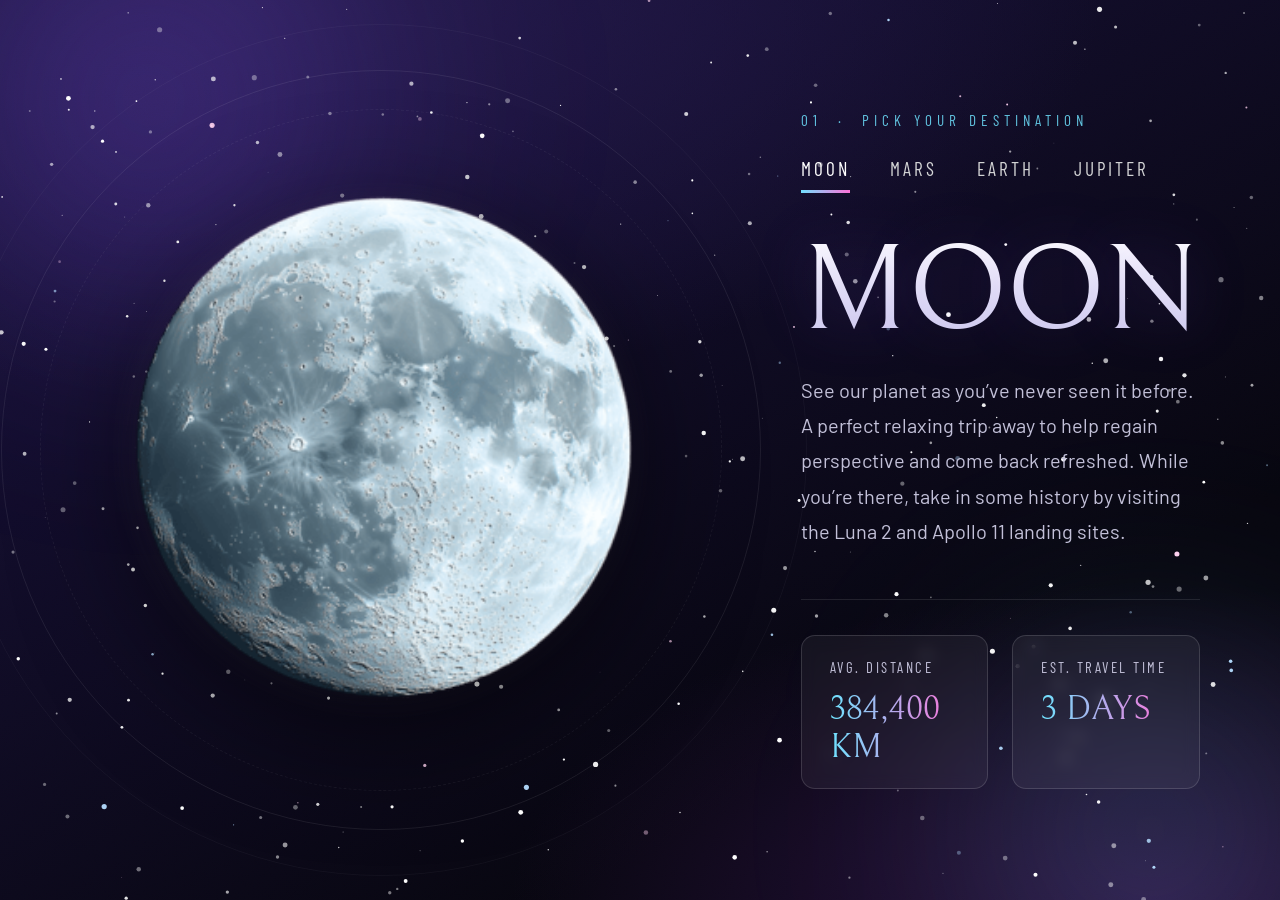
<file: lesson_1/index.html>
<!DOCTYPE html>
<html lang="en">
<head>
    <meta charset="UTF-8">
    <meta name="viewport" content="width=device-width, initial-scale=1.0">
    <title>Space Tourism - Destination</title>
    <link rel="preconnect" href="https://fonts.googleapis.com">
    <link rel="preconnect" href="https://fonts.gstatic.com" crossorigin>
    <link href="https://fonts.googleapis.com/css2?family=Bellefair&family=Barlow+Condensed:wght@400;700&family=Barlow:wght@400;700&display=swap" rel="stylesheet">
    <link rel="stylesheet" href="style.css">
</head>
<body>
    <div class="nebula-glow one"></div>
    <div class="nebula-glow two"></div>
    <canvas id="starfield"></canvas>
    <header class="site-header">
        <div class="brand"><span></span></div>
    </header>
    <main class="planet-container">

        <div class="planet-image-section">
            <div class="orbit-ring"></div>
            <div id="planet-wrapper" class="planet-wrapper">
                <div id="planet-glow" class="planet-glow"></div>
                <img id="planet-img" src="assets/moon.png" alt="Moon">
            </div>
        </div>
        <div class="planet-info-section">
            <p class="eyebrow">01 &nbsp;·&nbsp; Pick your destination</p>
            <div class="planet-selector-nav">
                <button class="planet-btn active" data-planet="moon">Moon</button>
                <button class="planet-btn" data-planet="mars">Mars</button>
                <button class="planet-btn" data-planet="earth">Earth</button>
                <button class="planet-btn" data-planet="jupiter">Jupiter</button>
            </div>
            <h1 id="planet-name" class="text-animate-node">Moon</h1>
            <p id="planet-description" class="text-animate-node">See our planet as you’ve never seen it before. A perfect relaxing trip away to help regain perspective and come back refreshed. While you’re there, take in some history by visiting the Luna 2 and Apollo 11 landing sites.</p>

            <hr>
            <div class="planet-stats text-animate-node">
                <div class="stat-box">
                    <h3>Avg. Distance</h3>
                    <p id="planet-distance">384,400 KM</p>
                </div>
                <div class="stat-box">
                    <h3>Est. Travel Time</h3>
                    <p id="planet-travel">3 DAYS</p>
                </div>
            </div>
        </div>
    </main>
    <div id="planet-modal" class="planet-modal">
        <button id="modal-close" class="modal-close-btn">&times;</button>
        <h1 id="modal-title" class="modal-title">Moon</h1>
        <div class="modal-image-container">
            <img id="modal-target-img" src="assets/moon.png" alt="Zoomed Planet">
        </div>
    </div>
    <script src="script.js"></script>
</body>
</html>
</file>
<file: lesson_1/style.css>
/* --- GLOBAL STYLES --- */
:root {
    --void: #07060f;
    --deep-purple: #1a1240;
    --nebula-pink: #ff6fd8;
    --nebula-cyan: #6fe3ff;
    --nebula-violet: #8a5cff;
    --text-dim: #c2c0d8;
    --text-bright: #ffffff;
    --glass: rgba(255, 255, 255, 0.05);
    --glass-border: rgba(255, 255, 255, 0.14);
}

* { box-sizing: border-box; }

body {
    margin: 0;
    padding: 0;
    font-family: 'Barlow', sans-serif;
    background: radial-gradient(ellipse 120% 80% at 20% 0%, #251a4d 0%, transparent 55%),
                radial-gradient(ellipse 100% 70% at 90% 100%, #2a1140 0%, transparent 50%),
                linear-gradient(150deg, var(--deep-purple) 0%, var(--void) 75%);
    color: var(--text-bright);
    min-height: 100vh;
    display: flex;
    flex-direction: column;
    justify-content: center;
    overflow-x: hidden;
    position: relative;
}

/* Subtle grain overlay for texture */
body::after {
    content: "";
    position: fixed;
    inset: 0;
    z-index: 0;
    pointer-events: none;
    opacity: 0.05;
    background-image: url("data:image/svg+xml,%3Csvg xmlns='http://www.w3.org/2000/svg' width='160' height='160'%3E%3Cfilter id='n'%3E%3CfeTurbulence type='fractalNoise' baseFrequency='0.9' numOctaves='2' stitchTiles='stitch'/%3E%3C/filter%3E%3Crect width='100%25' height='100%25' filter='url(%23n)'/%3E%3C/svg%3E");
    mix-blend-mode: overlay;
}

/* Drifting nebula glow blobs */
.nebula-glow {
    position: fixed;
    border-radius: 50%;
    filter: blur(110px);
    z-index: -2;
    pointer-events: none;
}
.nebula-glow.one {
    width: 600px; height: 600px;
    top: -200px; left: -150px;
    background: radial-gradient(circle, rgba(138,92,255,0.35), transparent 70%);
    animation: drift1 30s ease-in-out infinite;
}
.nebula-glow.two {
    width: 500px; height: 500px;
    bottom: -180px; right: -120px;
    background: radial-gradient(circle, rgba(111,227,255,0.22), transparent 70%);
    animation: drift2 36s ease-in-out infinite;
}
@keyframes drift1 {
    0%, 100% { transform: translate(0, 0) scale(1); }
    50% { transform: translate(60px, 40px) scale(1.1); }
}
@keyframes drift2 {
    0%, 100% { transform: translate(0, 0) scale(1); }
    50% { transform: translate(-50px, -30px) scale(1.08); }
}

/* Starfield Canvas */
#starfield {
    position: fixed;
    top: 0; left: 0;
    width: 100vw; height: 100vh;
    z-index: -1;
    pointer-events: auto;
}

.site-header {
    height: 40px;
    position: absolute;
    top: 0; left: 0;
    width: 100%;
    z-index: 5;
    display: flex;
    align-items: center;
    padding: 36px 64px 0;
}

.site-header .brand {
    font-family: 'Bellefair', serif;
    font-size: 1.4rem;
    letter-spacing: 4px;
    text-transform: uppercase;
    color: var(--text-bright);
    opacity: 0.85;
}

.site-header .brand span {
    background: linear-gradient(90deg, var(--nebula-cyan), var(--nebula-pink));
    -webkit-background-clip: text;
    background-clip: text;
    color: transparent;
}

/* --- MAIN LAYOUT --- */
.planet-container {
    display: flex;
    align-items: center;
    justify-content: center;
    gap: 120px;
    max-width: 1800px;
    margin: 0 auto;
    padding: 0 100px;
    width: 100%;
    box-sizing: border-box;
    position: relative;
    z-index: 1;
}

.planet-image-section {
    flex: 1.4;
    display: flex;
    justify-content: center;
    align-items: center;
    position: relative;
}

/* Orbit ring decoration behind planet */
.orbit-ring {
    position: absolute;
    width: 760px;
    height: 760px;
    border-radius: 50%;
    border: 1px solid rgba(255, 255, 255, 0.08);
    pointer-events: none;
}
.orbit-ring::before,
.orbit-ring::after {
    content: "";
    position: absolute;
    width: 680px;
    height: 680px;
    top: 50%; left: 50%;
    transform: translate(-50%, -50%);
    border-radius: 50%;
    border: 1px dashed rgba(255, 255, 255, 0.06);
}
.orbit-ring::after {
    width: 850px;
    height: 850px;
    border-style: solid;
    border-color: rgba(255, 255, 255, 0.04);
}

/* --- MAJESTIC SLOWER TRANSITIONS --- */
.planet-wrapper {
    transition: transform 0.8s cubic-bezier(0.25, 1, 0.5, 1), opacity 0.7s ease-in-out;
    transform: translateY(0) translateX(0) scale(1);
    opacity: 1;
    display: flex;
    justify-content: center;
    align-items: center;
    position: relative;
    will-change: transform;
}

.text-animate-node {
    transition: transform 1s cubic-bezier(0.16, 1, 0.3, 1), opacity 0.9s ease-in-out;
    transform: translateY(0);
    opacity: 1;
}

/* --- DESKTOP SWAP TRANSITIONS --- */
.planet-wrapper.leave-up {
    transform: translateY(-150vh) scale(0.7);
    opacity: 0;
}
.planet-wrapper.enter-bottom {
    transform: translateY(150vh) scale(0.7);
    opacity: 0;
}
.text-animate-node.leaving {
    opacity: 0;
    transform: translateY(30px);
}

/* --- MOBILE SWAP TRANSITIONS --- */
.planet-wrapper.leave-left {
    transform: translateX(-150vw) scale(0.7);
    opacity: 0;
}
.planet-wrapper.enter-right {
    transform: translateX(150vw) scale(0.7);
    opacity: 0;
}

/* --- RESPONSIVE PLANET SIZING & HOVER --- */
.planet-glow {
    position: absolute;
    width: 560px;
    height: 560px;
    border-radius: 50%;
    background: radial-gradient(circle, var(--planet-glow-color, rgba(138,92,255,0.45)) 0%, transparent 68%);
    filter: blur(10px);
    z-index: -1;
    animation: pulseGlow 5s ease-in-out infinite;
}

@keyframes pulseGlow {
    0%, 100% { opacity: 0.7; transform: scale(1); }
    50% { opacity: 1; transform: scale(1.06); }
}

.planet-wrapper img {
    width: 600px !important;
    height: 600px !important;
    object-fit: contain;
    cursor: pointer;
    transition: transform 0.5s cubic-bezier(0.25, 1, 0.5, 1), filter 0.5s ease;
    animation: spinSlow 140s linear infinite;
    filter: drop-shadow(0 30px 60px rgba(0,0,0,0.55));
}

.planet-wrapper img:hover {
    transform: scale(1.12);
    filter: drop-shadow(0 40px 80px rgba(0,0,0,0.6)) brightness(1.06);
}

/* --- INFO TEXT SECTION --- */
.planet-info-section {
    flex: 1;
    display: flex;
    flex-direction: column;
}

.eyebrow {
    font-family: 'Barlow Condensed', sans-serif;
    letter-spacing: 5px;
    text-transform: uppercase;
    font-size: 0.95rem;
    color: var(--nebula-cyan);
    margin: 0 0 18px 0;
    opacity: 0.85;
}

.planet-selector-nav {
    display: flex;
    gap: 40px;
    margin-bottom: 40px;
}

.planet-btn {
    background: transparent;
    border: none;
    color: #D2D3D4;
    font-family: 'Barlow Condensed', sans-serif;
    font-size: 1.2rem;
    letter-spacing: 3px;
    text-transform: uppercase;
    padding: 10px 0;
    cursor: pointer;
    border-bottom: 3px solid transparent;
    transition: all 0.25s ease;
    position: relative;
}

.planet-btn:hover {
    color: var(--text-bright);
    border-color: rgba(255, 255, 255, 0.35);
}

.planet-btn.active {
    color: #FFFFFF;
    border-image: linear-gradient(90deg, var(--nebula-cyan), var(--nebula-pink)) 1;
}

#planet-name {
    font-family: 'Bellefair', serif;
    font-size: 7.5rem;
    font-weight: 400;
    text-transform: uppercase;
    margin: 0 0 20px 0;
    line-height: 1;
    background: linear-gradient(180deg, #ffffff 0%, #c9c4ec 100%);
    -webkit-background-clip: text;
    background-clip: text;
    color: transparent;
    text-shadow: 0 0 60px rgba(138, 92, 255, 0.25);
}

#planet-description {
    font-size: 1.25rem;
    line-height: 2.2rem;
    color: var(--text-dim);
    margin: 0 0 50px 0;
    max-width: 520px;
}

hr {
    border: none;
    border-top: 1px solid rgba(255, 255, 255, 0.1);
    margin: 0 0 35px 0;
    width: 100%;
}

.planet-stats {
    display: flex;
    gap: 24px;
}

.stat-box {
    background: var(--glass);
    border: 1px solid var(--glass-border);
    border-radius: 14px;
    padding: 22px 28px;
    backdrop-filter: blur(8px);
    flex: 1;
    transition: border-color 0.3s ease, transform 0.3s ease;
}

.stat-box:hover {
    border-color: rgba(255, 255, 255, 0.3);
    transform: translateY(-3px);
}

.stat-box h3 {
    font-family: 'Barlow Condensed', sans-serif;
    font-size: 0.92rem;
    text-transform: uppercase;
    color: var(--text-dim);
    letter-spacing: 2.5px;
    margin: 0 0 14px 0;
    font-weight: 400;
}

.stat-box p {
    font-family: 'Bellefair', serif;
    font-size: 2.1rem;
    text-transform: uppercase;
    margin: 0;
    background: linear-gradient(90deg, var(--nebula-cyan), var(--nebula-pink));
    -webkit-background-clip: text;
    background-clip: text;
    color: transparent;
}

/* --- FULL SCREEN SYSTEM (MODAL VISUALS) --- */
.planet-modal {
    position: fixed;
    top: 0; left: 0;
    width: 100vw; height: 100vh;
    background: radial-gradient(ellipse at 50% 100%, rgba(138,92,255,0.18), transparent 60%),
                rgba(7, 6, 15, 0.96);
    backdrop-filter: blur(24px);
    z-index: 9999;
    display: flex;
    flex-direction: column;
    justify-content: space-between;
    align-items: center;
    opacity: 0;
    pointer-events: none;
    transition: opacity 0.6s ease-in-out;
    overflow: hidden;
}

.planet-modal.modal-open {
    opacity: 1;
    pointer-events: auto;
}

.modal-title {
    font-family: 'Bellefair', serif;
    font-size: 9rem;
    text-transform: uppercase;
    letter-spacing: 4px;
    margin-top: 8vh;
    color: #FFFFFF;
    opacity: 0;
    transform: translateY(-20px);
    transition: transform 0.8s cubic-bezier(0.16, 1, 0.3, 1) 0.2s, opacity 0.8s ease-out 0.2s;
}

.planet-modal.modal-open .modal-title {
    opacity: 0.85;
    transform: translateY(0);
}

.modal-image-container {
    position: absolute;
    bottom: -50vh;
    width: 100%;
    display: flex;
    justify-content: center;
    align-items: center;
    transition: transform 0.9s cubic-bezier(0.16, 1, 0.3, 1);
    transform: translateY(50vh);
}

.planet-modal.modal-open .modal-image-container {
    transform: translateY(0);
}

.modal-image-container img {
    width: 300%;
    max-width: 1200px;
    height: auto;
    animation: spinSlow 140s linear infinite;
    filter: drop-shadow(0 0 120px rgba(138, 92, 255, 0.35));
}

.modal-close-btn {
    position: absolute;
    top: 40px;
    right: 50px;
    background: var(--glass);
    border: 1px solid var(--glass-border);
    width: 48px;
    height: 48px;
    border-radius: 50%;
    color: #FFFFFF;
    font-size: 1.8rem;
    cursor: pointer;
    font-family: sans-serif;
    font-weight: 300;
    opacity: 0.75;
    display: flex;
    align-items: center;
    justify-content: center;
    transition: opacity 0.2s, transform 0.3s, background 0.3s;
    z-index: 10000;
}

.modal-close-btn:hover {
    opacity: 1;
    transform: scale(1.08) rotate(90deg);
    background: rgba(255, 255, 255, 0.12);
}

/* --- RESPONSIVE MOBILE MODIFICATIONS --- */
@media (max-width: 900px) {
    body { justify-content: flex-start; }

    .site-header { padding: 24px 24px 0; }

    .planet-container {
        flex-direction: column;
        text-align: center;
        gap: 40px;
        margin-top: 70px;
        padding: 0 30px;
    }

    .planet-image-section { min-height: auto; }

    .orbit-ring { width: 280px; height: 280px; }
    .orbit-ring::before { width: 240px; height: 240px; }
    .orbit-ring::after { width: 320px; height: 320px; }

    .planet-glow { width: 220px; height: 220px; }

    .planet-wrapper img {
        width: 240px !important;
        height: 240px !important;
    }

    .planet-wrapper img:hover { transform: scale(1.1); }
    .planet-selector-nav { justify-content: center; gap: 30px; }
    .eyebrow { text-align: center; }

    #planet-description {
        margin: 0 auto 30px auto;
        font-size: 1.125rem;
        line-height: 2rem;
    }

    .planet-stats { flex-direction: column; gap: 16px; }
    #planet-name { font-size: 4.5rem; }
    .stat-box p { font-size: 1.6rem; }

    .modal-title {
        font-size: 4.5rem;
        margin-top: 12vh;
        position: relative;
        z-index: 2;
    }

    .modal-close-btn {
        top: 20px;
        right: 25px;
        font-size: 1.4rem;
        width: 40px;
        height: 40px;
        z-index: 10;
    }

    .modal-image-container {
        bottom: -22vh;
        z-index: 1;
    }

    .modal-image-container img {
        width: 160%;
        height: auto !important;
    }
}

@keyframes spinSlow {
    from { transform: rotate(0deg); }
    to { transform: rotate(360deg); }
}
</file>
